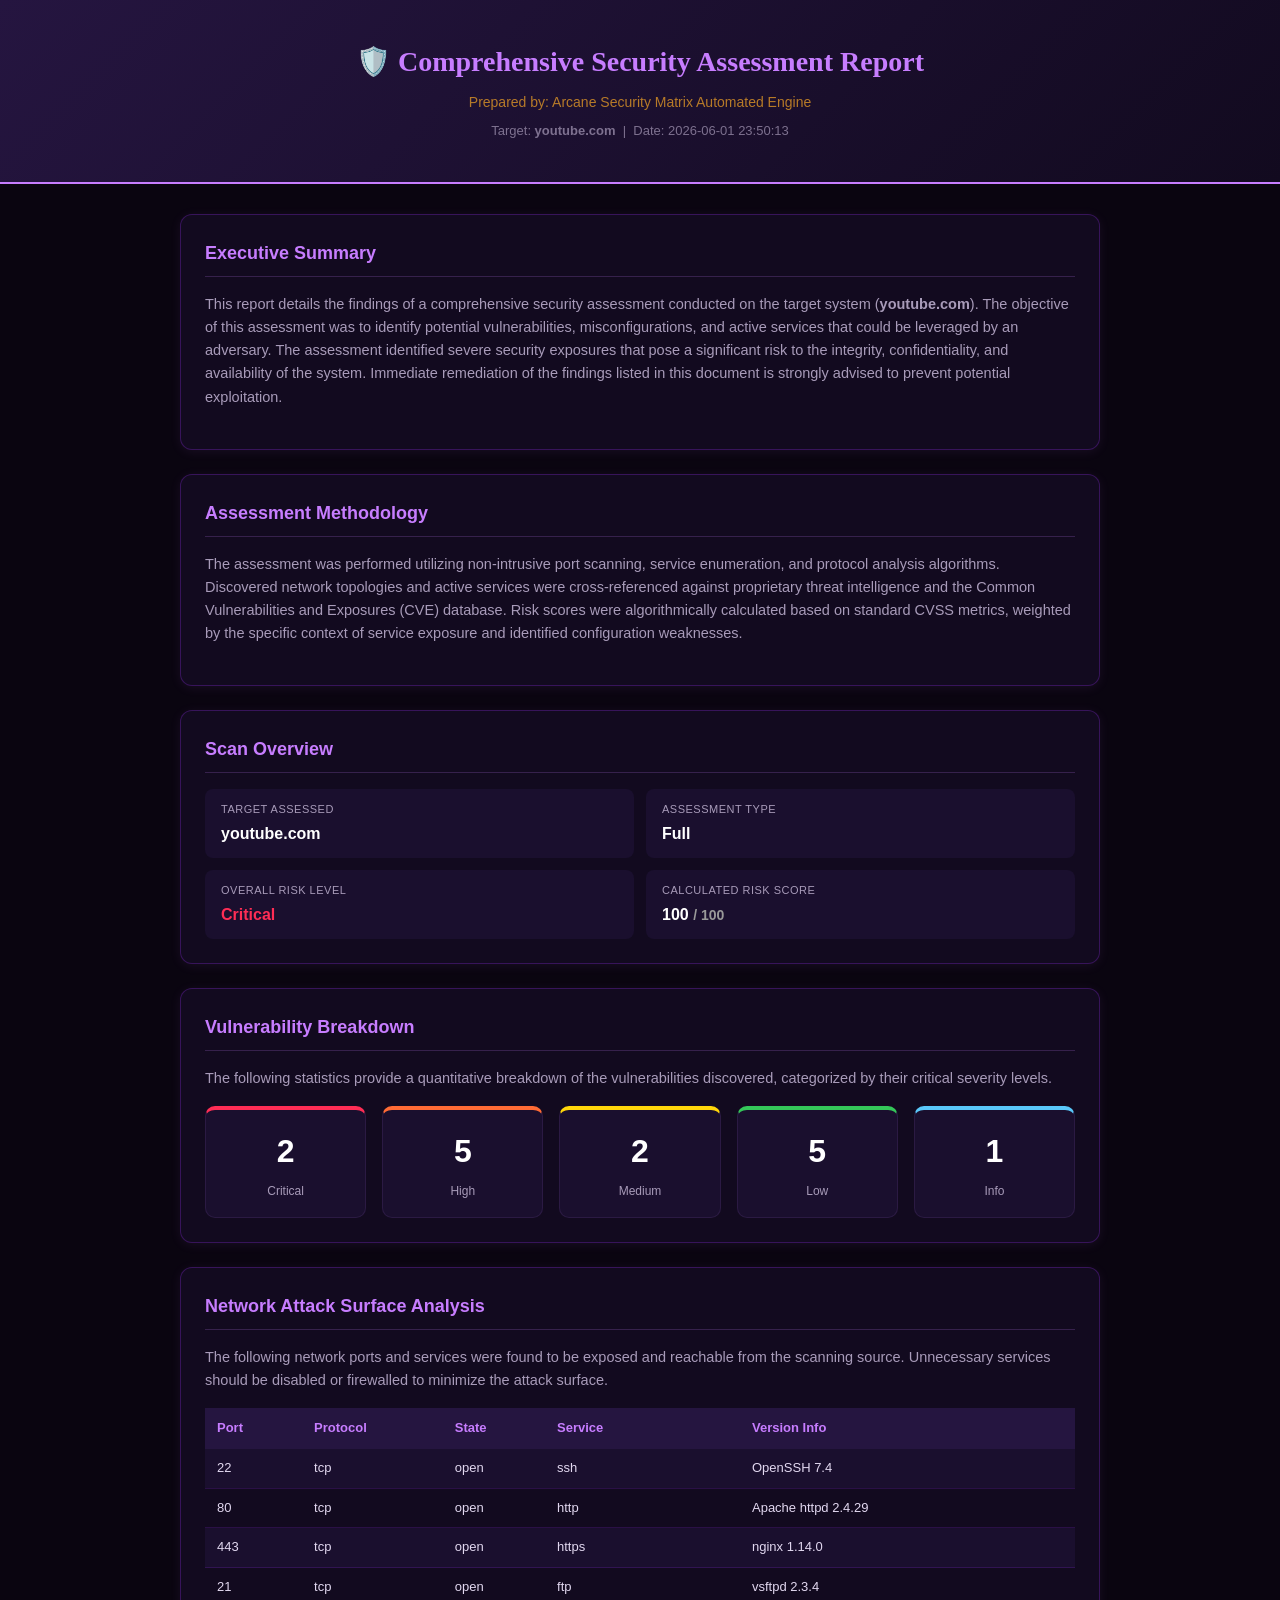
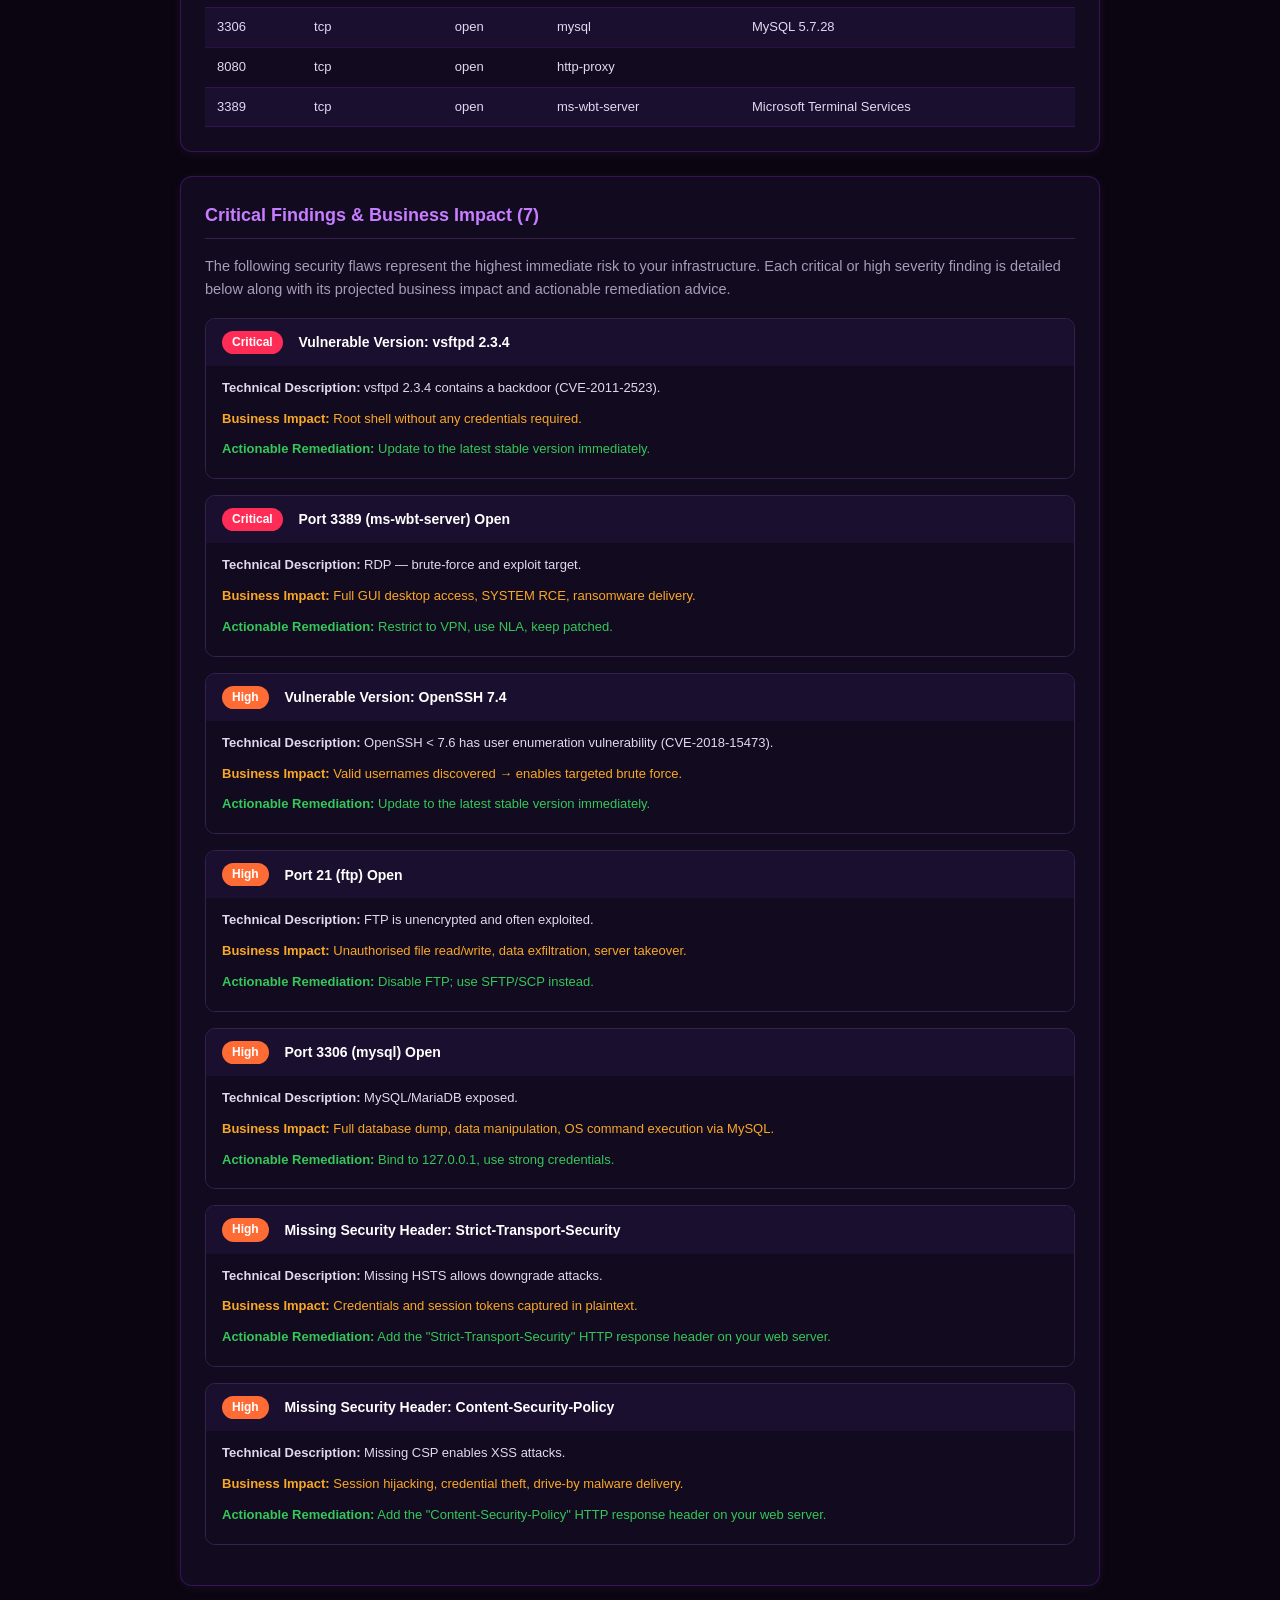
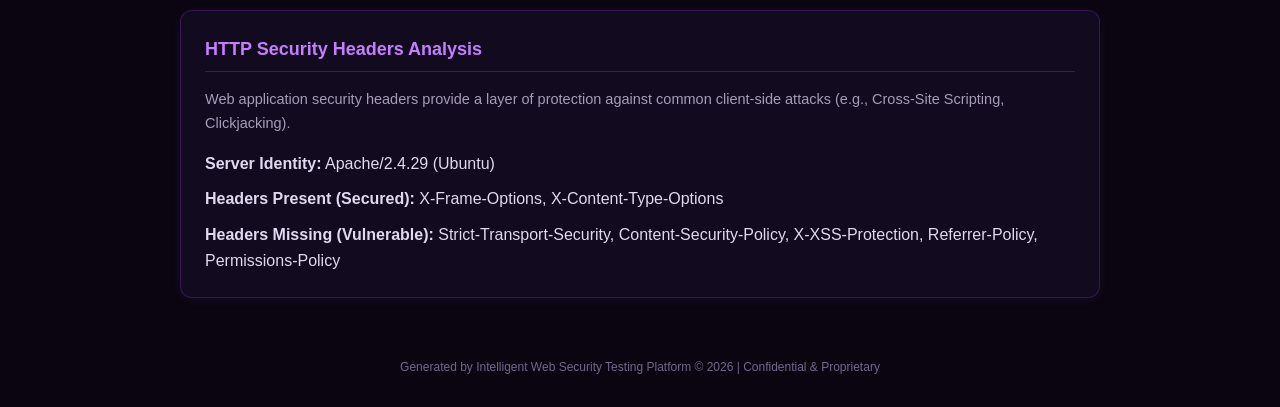
<file: securescan/reports/scan_0001_report.html>
<!DOCTYPE html>
<html lang="en">
<head>
<meta charset="UTF-8">
<title>Security Assessment Report — youtube.com</title>
<style>
  *{box-sizing:border-box;margin:0;padding:0}
  body{font-family:'Segoe UI',sans-serif;background:#0a0510;color:#e2d8f0;line-height:1.6;}
  .header{background:linear-gradient(135deg,#251540,#120a1f);color:#fff;padding:40px;text-align:center;border-bottom:2px solid #c77dff}
  .header h1{font-size:28px;margin-bottom:6px;color:#c77dff;font-family:'Cinzel Decorative',serif}
  .header p{opacity:.7;font-size:14px;color:#f9a826}
  .container{max-width:960px;margin:30px auto;padding:0 20px}
  .card{background:#120a1f;border:1px solid rgba(138,43,226,0.3);border-radius:12px;padding:24px;margin-bottom:24px;box-shadow:0 2px 12px rgba(199,125,255,0.08)}
  .card h2{font-size:18px;color:#c77dff;margin-bottom:16px;padding-bottom:8px;border-bottom:1px solid rgba(199,125,255,0.2)}
  .card p.prose{color:#a89bb9;font-size:14.5px;margin-bottom:16px;}
  .meta-grid{display:grid;grid-template-columns:1fr 1fr;gap:12px}
  .meta-item{background:#1a0f2e;padding:12px 16px;border-radius:8px}
  .meta-item .label{font-size:11px;text-transform:uppercase;color:#a89bb9;letter-spacing:.5px}
  .meta-item .value{font-size:16px;font-weight:700;color:#fff;margin-top:2px}
  .stats{display:flex;gap:16px;flex-wrap:wrap}
  .stat-card{flex:1;min-width:100px;background:#1a0f2e;border-radius:10px;padding:16px;text-align:center;border:1px solid rgba(199,125,255,0.1)}
  .stat-number{font-size:32px;font-weight:800;color:#fff}
  .stat-label{font-size:12px;color:#a89bb9;margin-top:4px}
  table{width:100%;border-collapse:collapse;font-size:13px}
  th{background:#251540;color:#c77dff;padding:10px 12px;text-align:left}
  td{padding:9px 12px;border-bottom:1px solid rgba(138,43,226,0.2)}
  tr:nth-child(even) td{background:#1a0f2e}
  .finding{border-radius:10px;overflow:hidden;margin-bottom:16px;border:1px solid rgba(199,125,255,0.2)}
  .finding-header{padding:12px 16px;font-weight:700;font-size:14px;display:flex;align-items:center;gap:8px;background:#1a0f2e;color:#fff}
  .finding-body{padding:12px 16px;font-size:13px;line-height:1.6;background:#120a1f}
  .finding-body p{margin-bottom:6px}
  .footer{text-align:center;padding:30px;color:#76668b;font-size:12px}
</style>
</head>
<body>
<div class="header">
  <h1>🛡️ Comprehensive Security Assessment Report</h1>
  <p>Prepared by: Arcane Security Matrix Automated Engine</p>
  <p style="margin-top:8px;font-size:13px;color:#a89bb9">Target: <strong>youtube.com</strong> &nbsp;|&nbsp; Date: 2026-06-01 23:50:13</p>
</div>
<div class="container">
  
  <div class="card">
    <h2>Executive Summary</h2>
    <p class="prose">This report details the findings of a comprehensive security assessment conducted on the target system (<strong>youtube.com</strong>). The objective of this assessment was to identify potential vulnerabilities, misconfigurations, and active services that could be leveraged by an adversary. The assessment identified severe security exposures that pose a significant risk to the integrity, confidentiality, and availability of the system. Immediate remediation of the findings listed in this document is strongly advised to prevent potential exploitation.</p>
  </div>

  <div class="card">
    <h2>Assessment Methodology</h2>
    <p class="prose">The assessment was performed utilizing non-intrusive port scanning, service enumeration, and protocol analysis algorithms. Discovered network topologies and active services were cross-referenced against proprietary threat intelligence and the Common Vulnerabilities and Exposures (CVE) database. Risk scores were algorithmically calculated based on standard CVSS metrics, weighted by the specific context of service exposure and identified configuration weaknesses.</p>
  </div>

  <div class="card">
    <h2>Scan Overview</h2>
    <div class="meta-grid">
      <div class="meta-item"><div class="label">Target Assessed</div><div class="value">youtube.com</div></div>
      <div class="meta-item"><div class="label">Assessment Type</div><div class="value">Full</div></div>
      <div class="meta-item"><div class="label">Overall Risk Level</div><div class="value" style="color:#ff2d55">Critical</div></div>
      <div class="meta-item"><div class="label">Calculated Risk Score</div><div class="value">100 <span style="font-size:14px;color:#999">/ 100</span></div></div>
    </div>
  </div>
  
  <div class="card">
    <h2>Vulnerability Breakdown</h2>
    <p class="prose">The following statistics provide a quantitative breakdown of the vulnerabilities discovered, categorized by their critical severity levels.</p>
    <div class="stats"><div class="stat-card" style="border-top:4px solid #ff2d55"><div class="stat-number">2</div><div class="stat-label">Critical</div></div><div class="stat-card" style="border-top:4px solid #ff6b35"><div class="stat-number">5</div><div class="stat-label">High</div></div><div class="stat-card" style="border-top:4px solid #ffd60a"><div class="stat-number">2</div><div class="stat-label">Medium</div></div><div class="stat-card" style="border-top:4px solid #34c759"><div class="stat-number">5</div><div class="stat-label">Low</div></div><div class="stat-card" style="border-top:4px solid #5ac8fa"><div class="stat-number">1</div><div class="stat-label">Info</div></div></div>
  </div>
  
  <div class="card">
    <h2>Network Attack Surface Analysis</h2>
    <p class="prose">The following network ports and services were found to be exposed and reachable from the scanning source. Unnecessary services should be disabled or firewalled to minimize the attack surface.</p>
    <table>
      <tr><th>Port</th><th>Protocol</th><th>State</th><th>Service</th><th>Version Info</th></tr>
      <tr><td>22</td><td>tcp</td><td>open</td><td>ssh</td><td>OpenSSH 7.4</td></tr><tr><td>80</td><td>tcp</td><td>open</td><td>http</td><td>Apache httpd 2.4.29</td></tr><tr><td>443</td><td>tcp</td><td>open</td><td>https</td><td>nginx 1.14.0</td></tr><tr><td>21</td><td>tcp</td><td>open</td><td>ftp</td><td>vsftpd 2.3.4</td></tr><tr><td>3306</td><td>tcp</td><td>open</td><td>mysql</td><td>MySQL 5.7.28</td></tr><tr><td>8080</td><td>tcp</td><td>open</td><td>http-proxy</td><td></td></tr><tr><td>3389</td><td>tcp</td><td>open</td><td>ms-wbt-server</td><td>Microsoft Terminal Services</td></tr>
    </table>
  </div>
  
  <div class="card">
    <h2>Critical Findings & Business Impact (7)</h2>
    <p class="prose">The following security flaws represent the highest immediate risk to your infrastructure. Each critical or high severity finding is detailed below along with its projected business impact and actionable remediation advice.</p>
    
        <div class="finding critical">
          <div class="finding-header"><span style="padding:2px 10px;border-radius:12px;font-weight:700;font-size:12px;background:#ff2d55;color:#fff">Critical</span> &nbsp; Vulnerable Version: vsftpd 2.3.4</div>
          <div class="finding-body">
            <p><strong>Technical Description:</strong> vsftpd 2.3.4 contains a backdoor (CVE-2011-2523).</p>
            <p style="margin-top: 10px; color: #f9a826;"><strong>Business Impact:</strong> Root shell without any credentials required.</p>
            <p style="margin-top: 10px; color: #34c759;"><strong>Actionable Remediation:</strong> Update to the latest stable version immediately.</p>
            
          </div>
        </div>
        <div class="finding critical">
          <div class="finding-header"><span style="padding:2px 10px;border-radius:12px;font-weight:700;font-size:12px;background:#ff2d55;color:#fff">Critical</span> &nbsp; Port 3389 (ms-wbt-server) Open</div>
          <div class="finding-body">
            <p><strong>Technical Description:</strong> RDP — brute-force and exploit target.</p>
            <p style="margin-top: 10px; color: #f9a826;"><strong>Business Impact:</strong> Full GUI desktop access, SYSTEM RCE, ransomware delivery.</p>
            <p style="margin-top: 10px; color: #34c759;"><strong>Actionable Remediation:</strong> Restrict to VPN, use NLA, keep patched.</p>
            
          </div>
        </div>
        <div class="finding high">
          <div class="finding-header"><span style="padding:2px 10px;border-radius:12px;font-weight:700;font-size:12px;background:#ff6b35;color:#fff">High</span> &nbsp; Vulnerable Version: OpenSSH 7.4</div>
          <div class="finding-body">
            <p><strong>Technical Description:</strong> OpenSSH < 7.6 has user enumeration vulnerability (CVE-2018-15473).</p>
            <p style="margin-top: 10px; color: #f9a826;"><strong>Business Impact:</strong> Valid usernames discovered → enables targeted brute force.</p>
            <p style="margin-top: 10px; color: #34c759;"><strong>Actionable Remediation:</strong> Update to the latest stable version immediately.</p>
            
          </div>
        </div>
        <div class="finding high">
          <div class="finding-header"><span style="padding:2px 10px;border-radius:12px;font-weight:700;font-size:12px;background:#ff6b35;color:#fff">High</span> &nbsp; Port 21 (ftp) Open</div>
          <div class="finding-body">
            <p><strong>Technical Description:</strong> FTP is unencrypted and often exploited.</p>
            <p style="margin-top: 10px; color: #f9a826;"><strong>Business Impact:</strong> Unauthorised file read/write, data exfiltration, server takeover.</p>
            <p style="margin-top: 10px; color: #34c759;"><strong>Actionable Remediation:</strong> Disable FTP; use SFTP/SCP instead.</p>
            
          </div>
        </div>
        <div class="finding high">
          <div class="finding-header"><span style="padding:2px 10px;border-radius:12px;font-weight:700;font-size:12px;background:#ff6b35;color:#fff">High</span> &nbsp; Port 3306 (mysql) Open</div>
          <div class="finding-body">
            <p><strong>Technical Description:</strong> MySQL/MariaDB exposed.</p>
            <p style="margin-top: 10px; color: #f9a826;"><strong>Business Impact:</strong> Full database dump, data manipulation, OS command execution via MySQL.</p>
            <p style="margin-top: 10px; color: #34c759;"><strong>Actionable Remediation:</strong> Bind to 127.0.0.1, use strong credentials.</p>
            
          </div>
        </div>
        <div class="finding high">
          <div class="finding-header"><span style="padding:2px 10px;border-radius:12px;font-weight:700;font-size:12px;background:#ff6b35;color:#fff">High</span> &nbsp; Missing Security Header: Strict-Transport-Security</div>
          <div class="finding-body">
            <p><strong>Technical Description:</strong> Missing HSTS allows downgrade attacks.</p>
            <p style="margin-top: 10px; color: #f9a826;"><strong>Business Impact:</strong> Credentials and session tokens captured in plaintext.</p>
            <p style="margin-top: 10px; color: #34c759;"><strong>Actionable Remediation:</strong> Add the "Strict-Transport-Security" HTTP response header on your web server.</p>
            
          </div>
        </div>
        <div class="finding high">
          <div class="finding-header"><span style="padding:2px 10px;border-radius:12px;font-weight:700;font-size:12px;background:#ff6b35;color:#fff">High</span> &nbsp; Missing Security Header: Content-Security-Policy</div>
          <div class="finding-body">
            <p><strong>Technical Description:</strong> Missing CSP enables XSS attacks.</p>
            <p style="margin-top: 10px; color: #f9a826;"><strong>Business Impact:</strong> Session hijacking, credential theft, drive-by malware delivery.</p>
            <p style="margin-top: 10px; color: #34c759;"><strong>Actionable Remediation:</strong> Add the "Content-Security-Policy" HTTP response header on your web server.</p>
            
          </div>
        </div>
  </div>
  
  <div class="card">
    <h2>HTTP Security Headers Analysis</h2>
    <p class="prose">Web application security headers provide a layer of protection against common client-side attacks (e.g., Cross-Site Scripting, Clickjacking).</p>
    <p><strong>Server Identity:</strong> Apache/2.4.29 (Ubuntu)</p>
    <p style="margin:10px 0"><strong>Headers Present (Secured):</strong> X-Frame-Options, X-Content-Type-Options</p>
    <p><strong>Headers Missing (Vulnerable):</strong> Strict-Transport-Security, Content-Security-Policy, X-XSS-Protection, Referrer-Policy, Permissions-Policy</p>
  </div>
</div>
<div class="footer">Generated by Intelligent Web Security Testing Platform &copy; 2026 | Confidential & Proprietary</div>
</body>
</html>
</file>
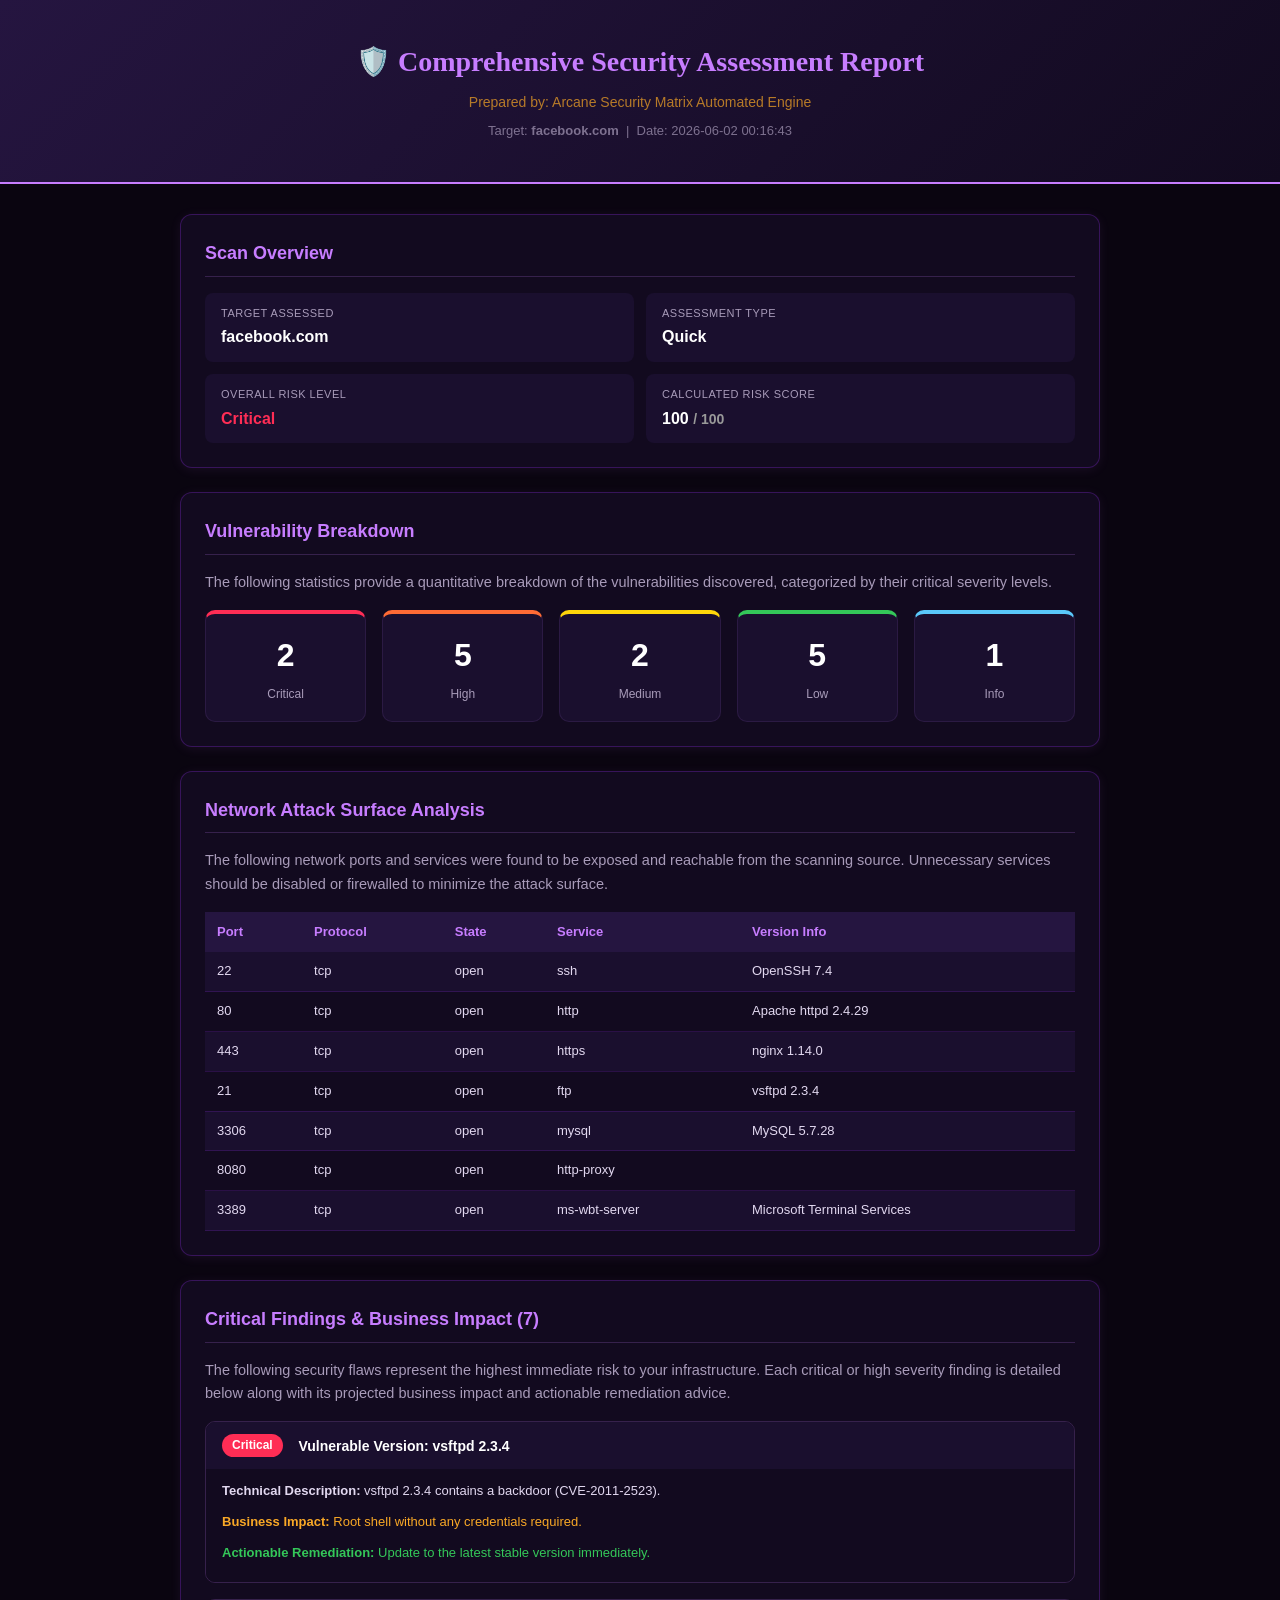
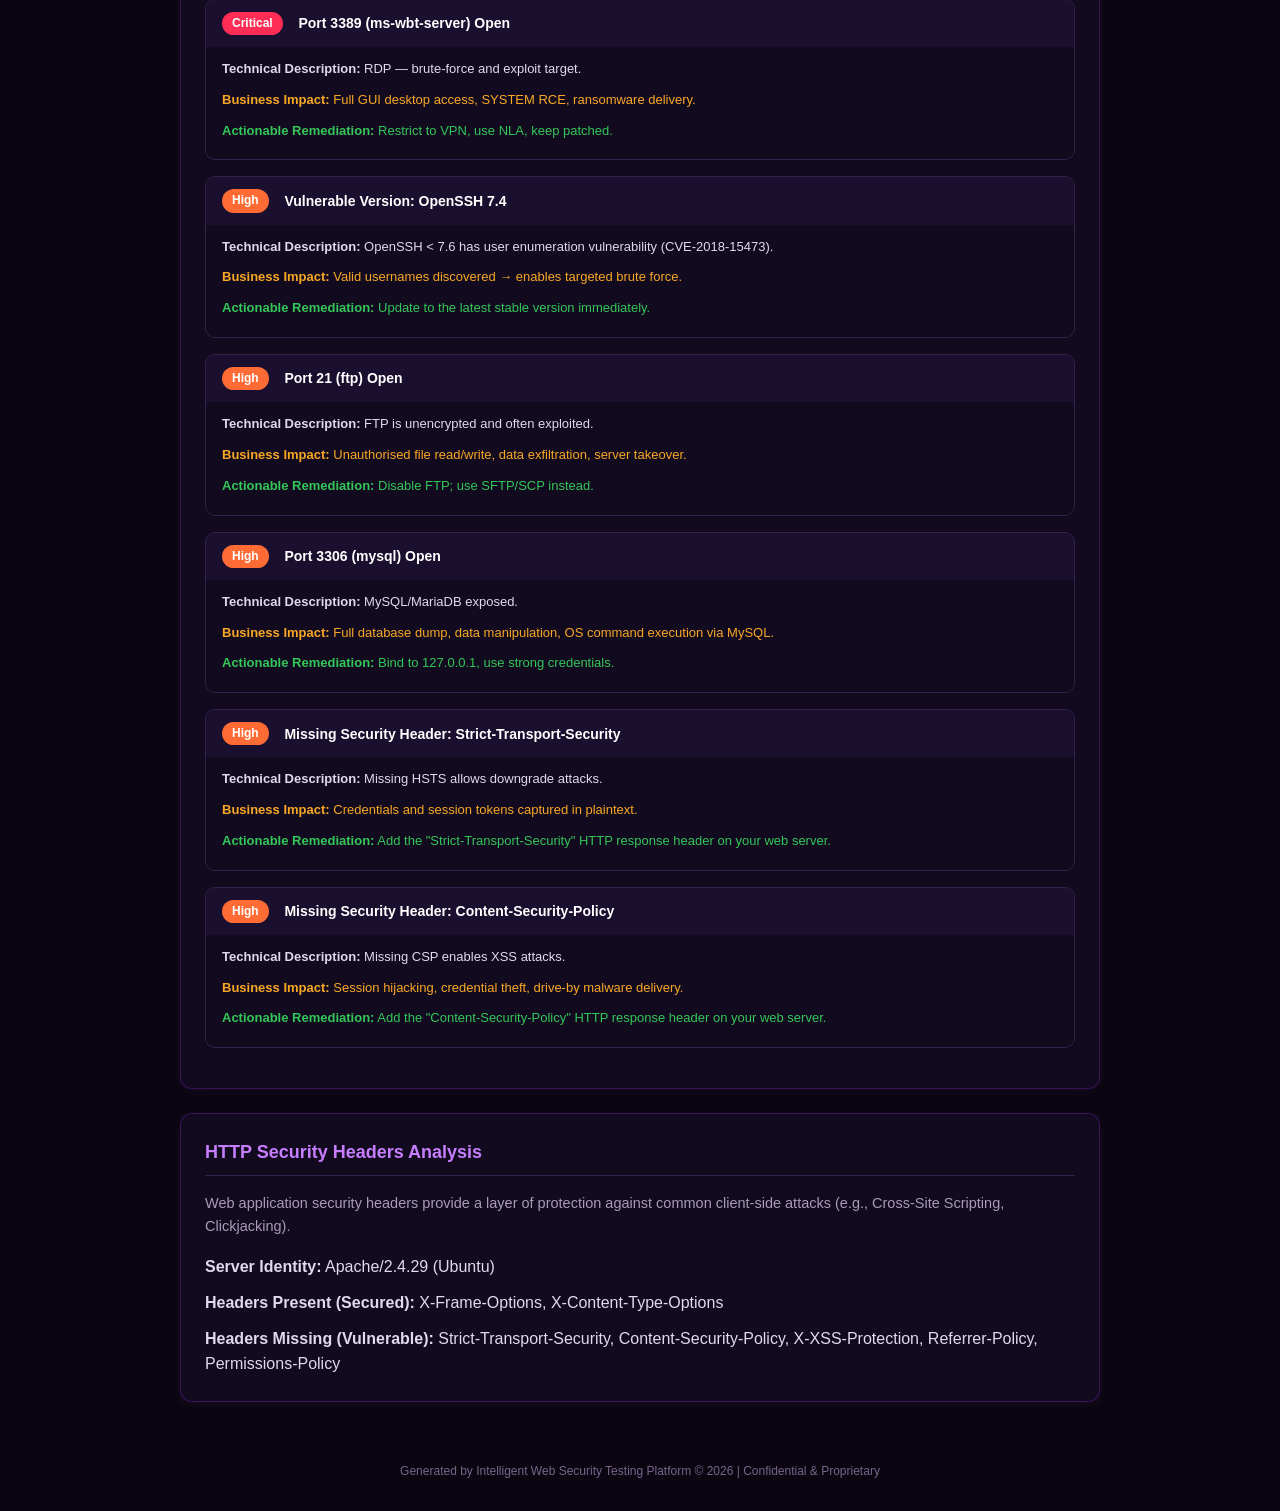
<file: securescan/reports/scan_0002_report.html>
<!DOCTYPE html>
<html lang="en">
<head>
<meta charset="UTF-8">
<title>Security Assessment Report — facebook.com</title>
<style>
  *{box-sizing:border-box;margin:0;padding:0}
  body{font-family:'Segoe UI',sans-serif;background:#0a0510;color:#e2d8f0;line-height:1.6;}
  .header{background:linear-gradient(135deg,#251540,#120a1f);color:#fff;padding:40px;text-align:center;border-bottom:2px solid #c77dff}
  .header h1{font-size:28px;margin-bottom:6px;color:#c77dff;font-family:'Cinzel Decorative',serif}
  .header p{opacity:.7;font-size:14px;color:#f9a826}
  .container{max-width:960px;margin:30px auto;padding:0 20px}
  .card{background:#120a1f;border:1px solid rgba(138,43,226,0.3);border-radius:12px;padding:24px;margin-bottom:24px;box-shadow:0 2px 12px rgba(199,125,255,0.08)}
  .card h2{font-size:18px;color:#c77dff;margin-bottom:16px;padding-bottom:8px;border-bottom:1px solid rgba(199,125,255,0.2)}
  .card p.prose{color:#a89bb9;font-size:14.5px;margin-bottom:16px;}
  .meta-grid{display:grid;grid-template-columns:1fr 1fr;gap:12px}
  .meta-item{background:#1a0f2e;padding:12px 16px;border-radius:8px}
  .meta-item .label{font-size:11px;text-transform:uppercase;color:#a89bb9;letter-spacing:.5px}
  .meta-item .value{font-size:16px;font-weight:700;color:#fff;margin-top:2px}
  .stats{display:flex;gap:16px;flex-wrap:wrap}
  .stat-card{flex:1;min-width:100px;background:#1a0f2e;border-radius:10px;padding:16px;text-align:center;border:1px solid rgba(199,125,255,0.1)}
  .stat-number{font-size:32px;font-weight:800;color:#fff}
  .stat-label{font-size:12px;color:#a89bb9;margin-top:4px}
  table{width:100%;border-collapse:collapse;font-size:13px}
  th{background:#251540;color:#c77dff;padding:10px 12px;text-align:left}
  td{padding:9px 12px;border-bottom:1px solid rgba(138,43,226,0.2)}
  tr:nth-child(even) td{background:#1a0f2e}
  .finding{border-radius:10px;overflow:hidden;margin-bottom:16px;border:1px solid rgba(199,125,255,0.2)}
  .finding-header{padding:12px 16px;font-weight:700;font-size:14px;display:flex;align-items:center;gap:8px;background:#1a0f2e;color:#fff}
  .finding-body{padding:12px 16px;font-size:13px;line-height:1.6;background:#120a1f}
  .finding-body p{margin-bottom:6px}
  .footer{text-align:center;padding:30px;color:#76668b;font-size:12px}
</style>
</head>
<body>
<div class="header">
  <h1>🛡️ Comprehensive Security Assessment Report</h1>
  <p>Prepared by: Arcane Security Matrix Automated Engine</p>
  <p style="margin-top:8px;font-size:13px;color:#a89bb9">Target: <strong>facebook.com</strong> &nbsp;|&nbsp; Date: 2026-06-02 00:16:43</p>
</div>
<div class="container">
  
  <div class="card">
    <h2>Scan Overview</h2>
    <div class="meta-grid">
      <div class="meta-item"><div class="label">Target Assessed</div><div class="value">facebook.com</div></div>
      <div class="meta-item"><div class="label">Assessment Type</div><div class="value">Quick</div></div>
      <div class="meta-item"><div class="label">Overall Risk Level</div><div class="value" style="color:#ff2d55">Critical</div></div>
      <div class="meta-item"><div class="label">Calculated Risk Score</div><div class="value">100 <span style="font-size:14px;color:#999">/ 100</span></div></div>
    </div>
  </div>
  
  <div class="card">
    <h2>Vulnerability Breakdown</h2>
    <p class="prose">The following statistics provide a quantitative breakdown of the vulnerabilities discovered, categorized by their critical severity levels.</p>
    <div class="stats"><div class="stat-card" style="border-top:4px solid #ff2d55"><div class="stat-number">2</div><div class="stat-label">Critical</div></div><div class="stat-card" style="border-top:4px solid #ff6b35"><div class="stat-number">5</div><div class="stat-label">High</div></div><div class="stat-card" style="border-top:4px solid #ffd60a"><div class="stat-number">2</div><div class="stat-label">Medium</div></div><div class="stat-card" style="border-top:4px solid #34c759"><div class="stat-number">5</div><div class="stat-label">Low</div></div><div class="stat-card" style="border-top:4px solid #5ac8fa"><div class="stat-number">1</div><div class="stat-label">Info</div></div></div>
  </div>
  
  <div class="card">
    <h2>Network Attack Surface Analysis</h2>
    <p class="prose">The following network ports and services were found to be exposed and reachable from the scanning source. Unnecessary services should be disabled or firewalled to minimize the attack surface.</p>
    <table>
      <tr><th>Port</th><th>Protocol</th><th>State</th><th>Service</th><th>Version Info</th></tr>
      <tr><td>22</td><td>tcp</td><td>open</td><td>ssh</td><td>OpenSSH 7.4</td></tr><tr><td>80</td><td>tcp</td><td>open</td><td>http</td><td>Apache httpd 2.4.29</td></tr><tr><td>443</td><td>tcp</td><td>open</td><td>https</td><td>nginx 1.14.0</td></tr><tr><td>21</td><td>tcp</td><td>open</td><td>ftp</td><td>vsftpd 2.3.4</td></tr><tr><td>3306</td><td>tcp</td><td>open</td><td>mysql</td><td>MySQL 5.7.28</td></tr><tr><td>8080</td><td>tcp</td><td>open</td><td>http-proxy</td><td></td></tr><tr><td>3389</td><td>tcp</td><td>open</td><td>ms-wbt-server</td><td>Microsoft Terminal Services</td></tr>
    </table>
  </div>
  
  <div class="card">
    <h2>Critical Findings & Business Impact (7)</h2>
    <p class="prose">The following security flaws represent the highest immediate risk to your infrastructure. Each critical or high severity finding is detailed below along with its projected business impact and actionable remediation advice.</p>
    
        <div class="finding critical">
          <div class="finding-header"><span style="padding:2px 10px;border-radius:12px;font-weight:700;font-size:12px;background:#ff2d55;color:#fff">Critical</span> &nbsp; Vulnerable Version: vsftpd 2.3.4</div>
          <div class="finding-body">
            <p><strong>Technical Description:</strong> vsftpd 2.3.4 contains a backdoor (CVE-2011-2523).</p>
            <p style="margin-top: 10px; color: #f9a826;"><strong>Business Impact:</strong> Root shell without any credentials required.</p>
            <p style="margin-top: 10px; color: #34c759;"><strong>Actionable Remediation:</strong> Update to the latest stable version immediately.</p>
            
          </div>
        </div>
        <div class="finding critical">
          <div class="finding-header"><span style="padding:2px 10px;border-radius:12px;font-weight:700;font-size:12px;background:#ff2d55;color:#fff">Critical</span> &nbsp; Port 3389 (ms-wbt-server) Open</div>
          <div class="finding-body">
            <p><strong>Technical Description:</strong> RDP — brute-force and exploit target.</p>
            <p style="margin-top: 10px; color: #f9a826;"><strong>Business Impact:</strong> Full GUI desktop access, SYSTEM RCE, ransomware delivery.</p>
            <p style="margin-top: 10px; color: #34c759;"><strong>Actionable Remediation:</strong> Restrict to VPN, use NLA, keep patched.</p>
            
          </div>
        </div>
        <div class="finding high">
          <div class="finding-header"><span style="padding:2px 10px;border-radius:12px;font-weight:700;font-size:12px;background:#ff6b35;color:#fff">High</span> &nbsp; Vulnerable Version: OpenSSH 7.4</div>
          <div class="finding-body">
            <p><strong>Technical Description:</strong> OpenSSH < 7.6 has user enumeration vulnerability (CVE-2018-15473).</p>
            <p style="margin-top: 10px; color: #f9a826;"><strong>Business Impact:</strong> Valid usernames discovered → enables targeted brute force.</p>
            <p style="margin-top: 10px; color: #34c759;"><strong>Actionable Remediation:</strong> Update to the latest stable version immediately.</p>
            
          </div>
        </div>
        <div class="finding high">
          <div class="finding-header"><span style="padding:2px 10px;border-radius:12px;font-weight:700;font-size:12px;background:#ff6b35;color:#fff">High</span> &nbsp; Port 21 (ftp) Open</div>
          <div class="finding-body">
            <p><strong>Technical Description:</strong> FTP is unencrypted and often exploited.</p>
            <p style="margin-top: 10px; color: #f9a826;"><strong>Business Impact:</strong> Unauthorised file read/write, data exfiltration, server takeover.</p>
            <p style="margin-top: 10px; color: #34c759;"><strong>Actionable Remediation:</strong> Disable FTP; use SFTP/SCP instead.</p>
            
          </div>
        </div>
        <div class="finding high">
          <div class="finding-header"><span style="padding:2px 10px;border-radius:12px;font-weight:700;font-size:12px;background:#ff6b35;color:#fff">High</span> &nbsp; Port 3306 (mysql) Open</div>
          <div class="finding-body">
            <p><strong>Technical Description:</strong> MySQL/MariaDB exposed.</p>
            <p style="margin-top: 10px; color: #f9a826;"><strong>Business Impact:</strong> Full database dump, data manipulation, OS command execution via MySQL.</p>
            <p style="margin-top: 10px; color: #34c759;"><strong>Actionable Remediation:</strong> Bind to 127.0.0.1, use strong credentials.</p>
            
          </div>
        </div>
        <div class="finding high">
          <div class="finding-header"><span style="padding:2px 10px;border-radius:12px;font-weight:700;font-size:12px;background:#ff6b35;color:#fff">High</span> &nbsp; Missing Security Header: Strict-Transport-Security</div>
          <div class="finding-body">
            <p><strong>Technical Description:</strong> Missing HSTS allows downgrade attacks.</p>
            <p style="margin-top: 10px; color: #f9a826;"><strong>Business Impact:</strong> Credentials and session tokens captured in plaintext.</p>
            <p style="margin-top: 10px; color: #34c759;"><strong>Actionable Remediation:</strong> Add the "Strict-Transport-Security" HTTP response header on your web server.</p>
            
          </div>
        </div>
        <div class="finding high">
          <div class="finding-header"><span style="padding:2px 10px;border-radius:12px;font-weight:700;font-size:12px;background:#ff6b35;color:#fff">High</span> &nbsp; Missing Security Header: Content-Security-Policy</div>
          <div class="finding-body">
            <p><strong>Technical Description:</strong> Missing CSP enables XSS attacks.</p>
            <p style="margin-top: 10px; color: #f9a826;"><strong>Business Impact:</strong> Session hijacking, credential theft, drive-by malware delivery.</p>
            <p style="margin-top: 10px; color: #34c759;"><strong>Actionable Remediation:</strong> Add the "Content-Security-Policy" HTTP response header on your web server.</p>
            
          </div>
        </div>
  </div>
  
  <div class="card">
    <h2>HTTP Security Headers Analysis</h2>
    <p class="prose">Web application security headers provide a layer of protection against common client-side attacks (e.g., Cross-Site Scripting, Clickjacking).</p>
    <p><strong>Server Identity:</strong> Apache/2.4.29 (Ubuntu)</p>
    <p style="margin:10px 0"><strong>Headers Present (Secured):</strong> X-Frame-Options, X-Content-Type-Options</p>
    <p><strong>Headers Missing (Vulnerable):</strong> Strict-Transport-Security, Content-Security-Policy, X-XSS-Protection, Referrer-Policy, Permissions-Policy</p>
  </div>
</div>
<div class="footer">Generated by Intelligent Web Security Testing Platform &copy; 2026 | Confidential & Proprietary</div>
</body>
</html>
</file>
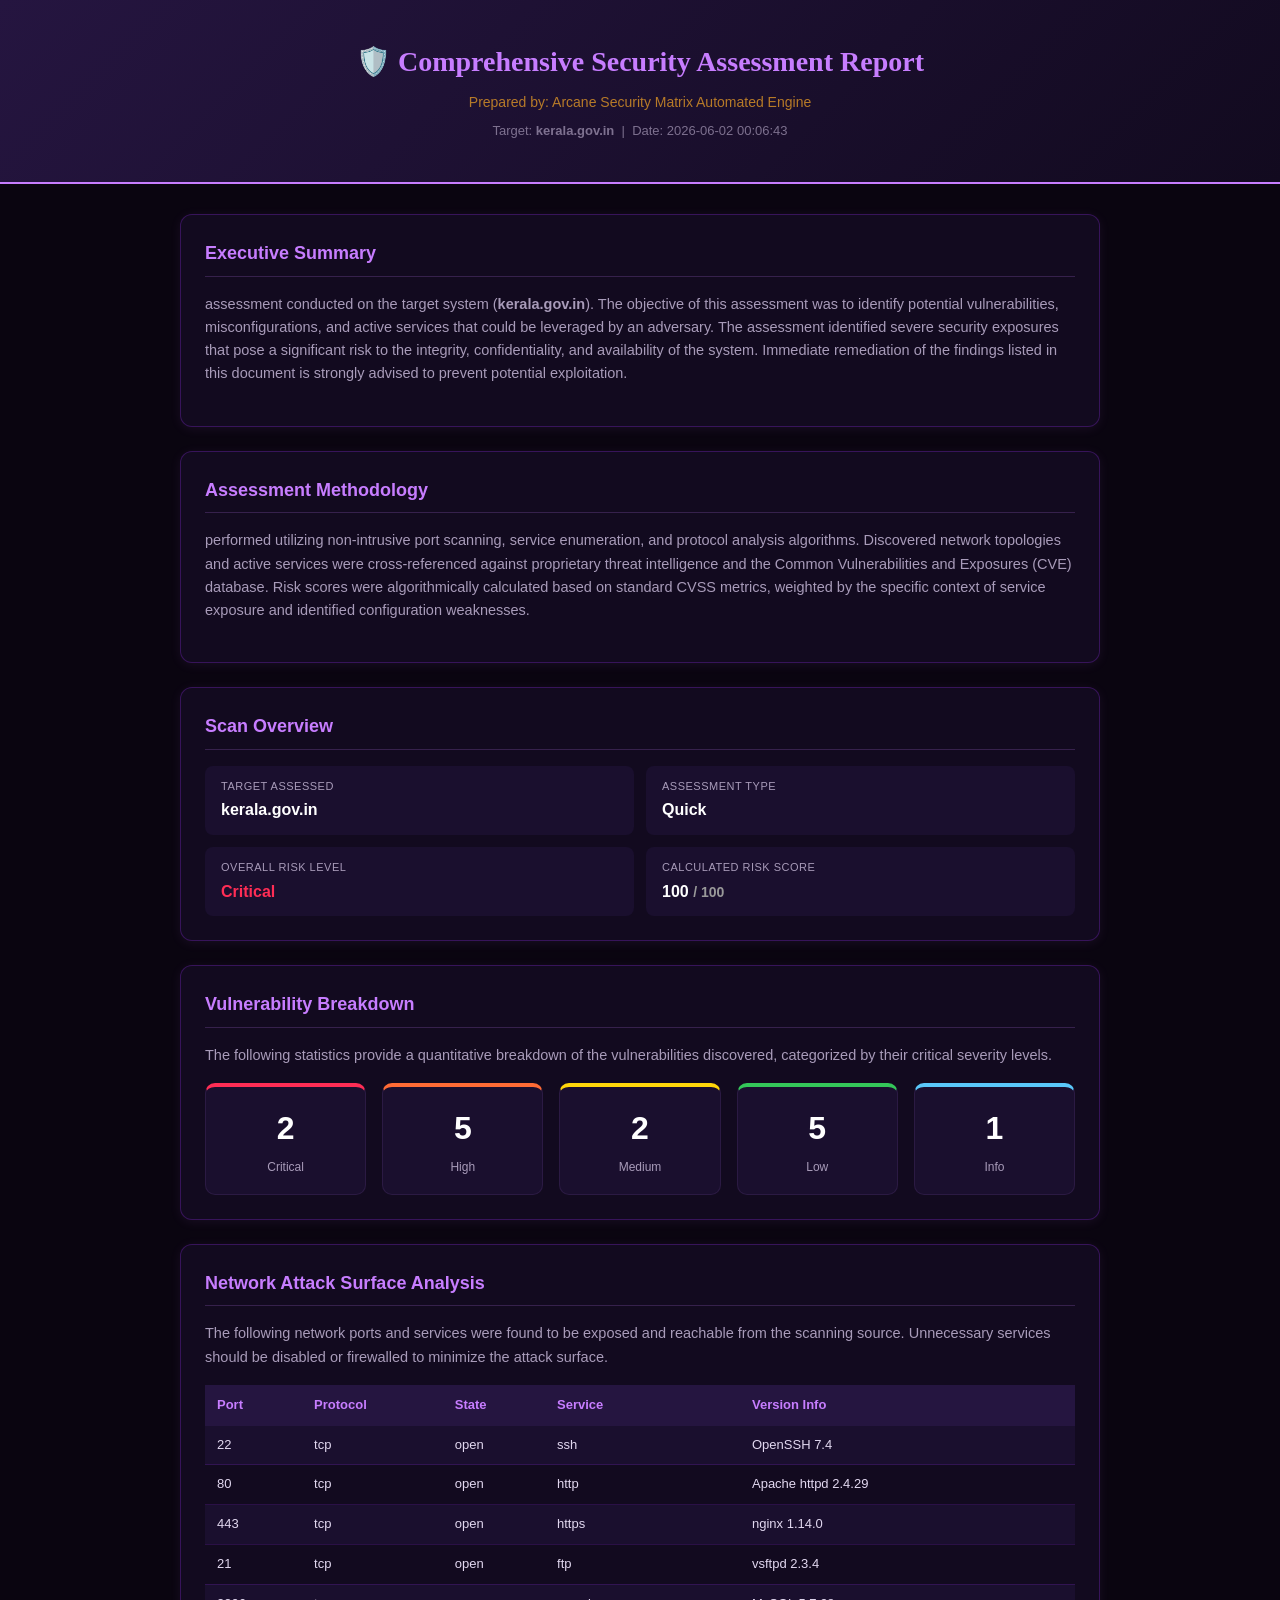
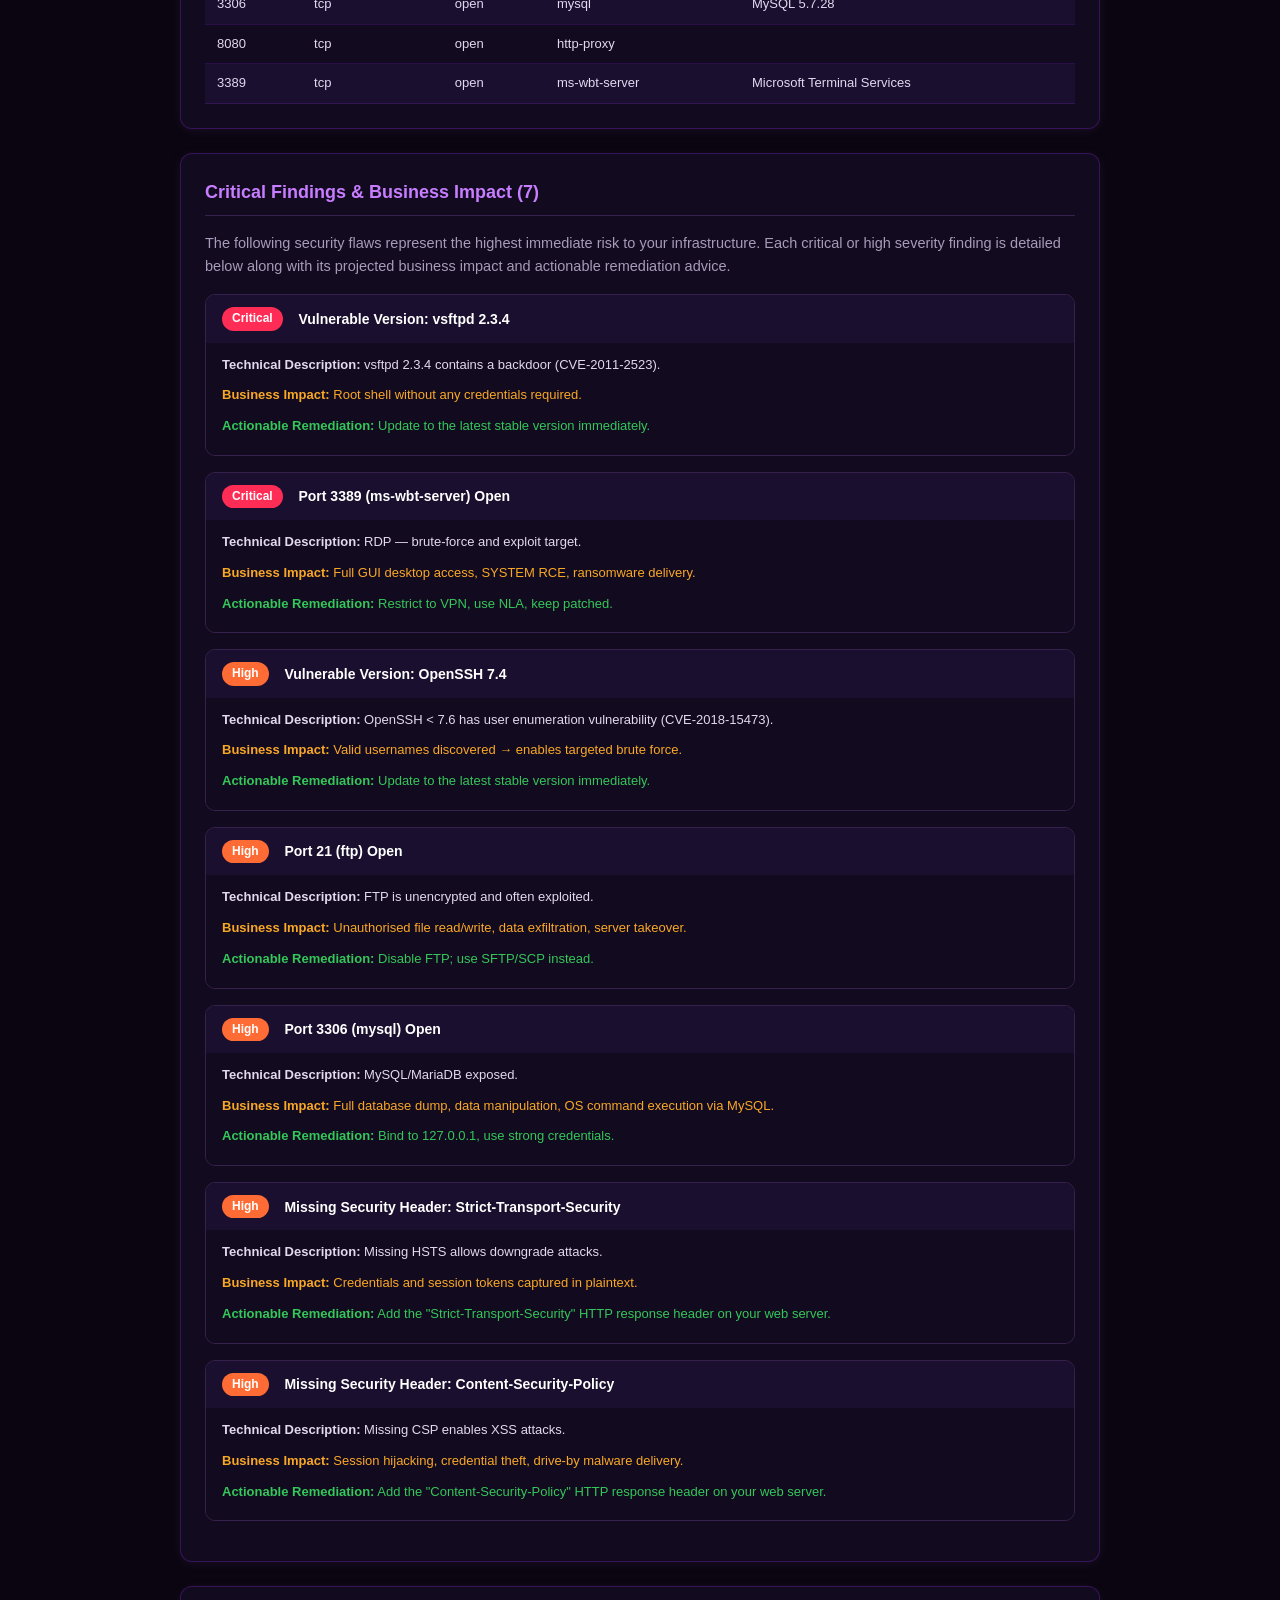
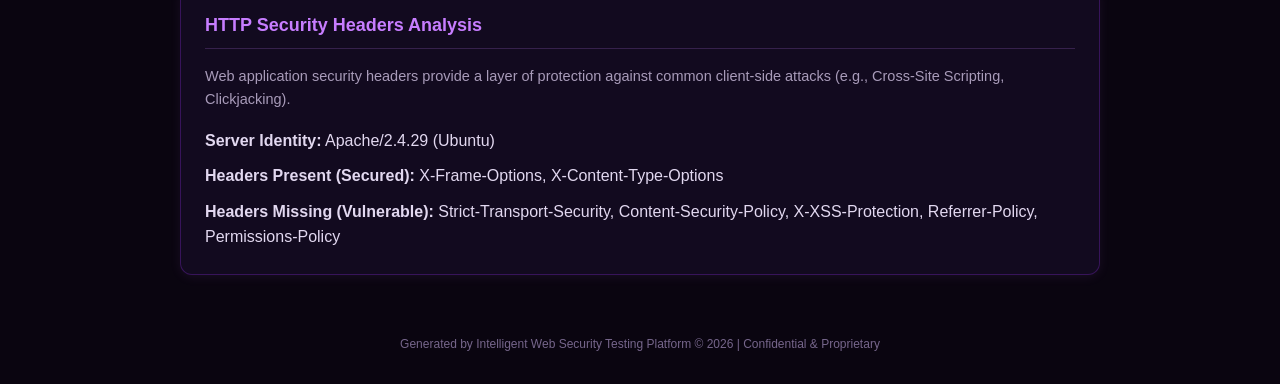
<file: securescan/reports/scan_0003_report.html>
<!DOCTYPE html>
<html lang="en">
<head>
<meta charset="UTF-8">
<title>Security Assessment Report — kerala.gov.in</title>
<style>
  *{box-sizing:border-box;margin:0;padding:0}
  body{font-family:'Segoe UI',sans-serif;background:#0a0510;color:#e2d8f0;line-height:1.6;}
  .header{background:linear-gradient(135deg,#251540,#120a1f);color:#fff;padding:40px;text-align:center;border-bottom:2px solid #c77dff}
  .header h1{font-size:28px;margin-bottom:6px;color:#c77dff;font-family:'Cinzel Decorative',serif}
  .header p{opacity:.7;font-size:14px;color:#f9a826}
  .container{max-width:960px;margin:30px auto;padding:0 20px}
  .card{background:#120a1f;border:1px solid rgba(138,43,226,0.3);border-radius:12px;padding:24px;margin-bottom:24px;box-shadow:0 2px 12px rgba(199,125,255,0.08)}
  .card h2{font-size:18px;color:#c77dff;margin-bottom:16px;padding-bottom:8px;border-bottom:1px solid rgba(199,125,255,0.2)}
  .card p.prose{color:#a89bb9;font-size:14.5px;margin-bottom:16px;}
  .meta-grid{display:grid;grid-template-columns:1fr 1fr;gap:12px}
  .meta-item{background:#1a0f2e;padding:12px 16px;border-radius:8px}
  .meta-item .label{font-size:11px;text-transform:uppercase;color:#a89bb9;letter-spacing:.5px}
  .meta-item .value{font-size:16px;font-weight:700;color:#fff;margin-top:2px}
  .stats{display:flex;gap:16px;flex-wrap:wrap}
  .stat-card{flex:1;min-width:100px;background:#1a0f2e;border-radius:10px;padding:16px;text-align:center;border:1px solid rgba(199,125,255,0.1)}
  .stat-number{font-size:32px;font-weight:800;color:#fff}
  .stat-label{font-size:12px;color:#a89bb9;margin-top:4px}
  table{width:100%;border-collapse:collapse;font-size:13px}
  th{background:#251540;color:#c77dff;padding:10px 12px;text-align:left}
  td{padding:9px 12px;border-bottom:1px solid rgba(138,43,226,0.2)}
  tr:nth-child(even) td{background:#1a0f2e}
  .finding{border-radius:10px;overflow:hidden;margin-bottom:16px;border:1px solid rgba(199,125,255,0.2)}
  .finding-header{padding:12px 16px;font-weight:700;font-size:14px;display:flex;align-items:center;gap:8px;background:#1a0f2e;color:#fff}
  .finding-body{padding:12px 16px;font-size:13px;line-height:1.6;background:#120a1f}
  .finding-body p{margin-bottom:6px}
  .footer{text-align:center;padding:30px;color:#76668b;font-size:12px}
</style>
</head>
<body>
<div class="header">
  <h1>🛡️ Comprehensive Security Assessment Report</h1>
  <p>Prepared by: Arcane Security Matrix Automated Engine</p>
  <p style="margin-top:8px;font-size:13px;color:#a89bb9">Target: <strong>kerala.gov.in</strong> &nbsp;|&nbsp; Date: 2026-06-02 00:06:43</p>
</div>
<div class="container">
  
  <div class="card">
    <h2>Executive Summary</h2>
    <p class="prose"> assessment conducted on the target system (<strong>kerala.gov.in</strong>). The objective of this assessment was to identify potential vulnerabilities, misconfigurations, and active services that could be leveraged by an adversary. The assessment identified severe security exposures that pose a significant risk to the integrity, confidentiality, and availability of the system. Immediate remediation of the findings listed in this document is strongly advised to prevent potential exploitation.</p>
  </div>

  <div class="card">
    <h2>Assessment Methodology</h2>
    <p class="prose"> performed utilizing non-intrusive port scanning, service enumeration, and protocol analysis algorithms. Discovered network topologies and active services were cross-referenced against proprietary threat intelligence and the Common Vulnerabilities and Exposures (CVE) database. Risk scores were algorithmically calculated based on standard CVSS metrics, weighted by the specific context of service exposure and identified configuration weaknesses.</p>
  </div>

  <div class="card">
    <h2>Scan Overview</h2>
    <div class="meta-grid">
      <div class="meta-item"><div class="label">Target Assessed</div><div class="value">kerala.gov.in</div></div>
      <div class="meta-item"><div class="label">Assessment Type</div><div class="value">Quick</div></div>
      <div class="meta-item"><div class="label">Overall Risk Level</div><div class="value" style="color:#ff2d55">Critical</div></div>
      <div class="meta-item"><div class="label">Calculated Risk Score</div><div class="value">100 <span style="font-size:14px;color:#999">/ 100</span></div></div>
    </div>
  </div>
  
  <div class="card">
    <h2>Vulnerability Breakdown</h2>
    <p class="prose">The following statistics provide a quantitative breakdown of the vulnerabilities discovered, categorized by their critical severity levels.</p>
    <div class="stats"><div class="stat-card" style="border-top:4px solid #ff2d55"><div class="stat-number">2</div><div class="stat-label">Critical</div></div><div class="stat-card" style="border-top:4px solid #ff6b35"><div class="stat-number">5</div><div class="stat-label">High</div></div><div class="stat-card" style="border-top:4px solid #ffd60a"><div class="stat-number">2</div><div class="stat-label">Medium</div></div><div class="stat-card" style="border-top:4px solid #34c759"><div class="stat-number">5</div><div class="stat-label">Low</div></div><div class="stat-card" style="border-top:4px solid #5ac8fa"><div class="stat-number">1</div><div class="stat-label">Info</div></div></div>
  </div>
  
  <div class="card">
    <h2>Network Attack Surface Analysis</h2>
    <p class="prose">The following network ports and services were found to be exposed and reachable from the scanning source. Unnecessary services should be disabled or firewalled to minimize the attack surface.</p>
    <table>
      <tr><th>Port</th><th>Protocol</th><th>State</th><th>Service</th><th>Version Info</th></tr>
      <tr><td>22</td><td>tcp</td><td>open</td><td>ssh</td><td>OpenSSH 7.4</td></tr><tr><td>80</td><td>tcp</td><td>open</td><td>http</td><td>Apache httpd 2.4.29</td></tr><tr><td>443</td><td>tcp</td><td>open</td><td>https</td><td>nginx 1.14.0</td></tr><tr><td>21</td><td>tcp</td><td>open</td><td>ftp</td><td>vsftpd 2.3.4</td></tr><tr><td>3306</td><td>tcp</td><td>open</td><td>mysql</td><td>MySQL 5.7.28</td></tr><tr><td>8080</td><td>tcp</td><td>open</td><td>http-proxy</td><td></td></tr><tr><td>3389</td><td>tcp</td><td>open</td><td>ms-wbt-server</td><td>Microsoft Terminal Services</td></tr>
    </table>
  </div>
  
  <div class="card">
    <h2>Critical Findings & Business Impact (7)</h2>
    <p class="prose">The following security flaws represent the highest immediate risk to your infrastructure. Each critical or high severity finding is detailed below along with its projected business impact and actionable remediation advice.</p>
    
        <div class="finding critical">
          <div class="finding-header"><span style="padding:2px 10px;border-radius:12px;font-weight:700;font-size:12px;background:#ff2d55;color:#fff">Critical</span> &nbsp; Vulnerable Version: vsftpd 2.3.4</div>
          <div class="finding-body">
            <p><strong>Technical Description:</strong> vsftpd 2.3.4 contains a backdoor (CVE-2011-2523).</p>
            <p style="margin-top: 10px; color: #f9a826;"><strong>Business Impact:</strong> Root shell without any credentials required.</p>
            <p style="margin-top: 10px; color: #34c759;"><strong>Actionable Remediation:</strong> Update to the latest stable version immediately.</p>
            
          </div>
        </div>
        <div class="finding critical">
          <div class="finding-header"><span style="padding:2px 10px;border-radius:12px;font-weight:700;font-size:12px;background:#ff2d55;color:#fff">Critical</span> &nbsp; Port 3389 (ms-wbt-server) Open</div>
          <div class="finding-body">
            <p><strong>Technical Description:</strong> RDP — brute-force and exploit target.</p>
            <p style="margin-top: 10px; color: #f9a826;"><strong>Business Impact:</strong> Full GUI desktop access, SYSTEM RCE, ransomware delivery.</p>
            <p style="margin-top: 10px; color: #34c759;"><strong>Actionable Remediation:</strong> Restrict to VPN, use NLA, keep patched.</p>
            
          </div>
        </div>
        <div class="finding high">
          <div class="finding-header"><span style="padding:2px 10px;border-radius:12px;font-weight:700;font-size:12px;background:#ff6b35;color:#fff">High</span> &nbsp; Vulnerable Version: OpenSSH 7.4</div>
          <div class="finding-body">
            <p><strong>Technical Description:</strong> OpenSSH < 7.6 has user enumeration vulnerability (CVE-2018-15473).</p>
            <p style="margin-top: 10px; color: #f9a826;"><strong>Business Impact:</strong> Valid usernames discovered → enables targeted brute force.</p>
            <p style="margin-top: 10px; color: #34c759;"><strong>Actionable Remediation:</strong> Update to the latest stable version immediately.</p>
            
          </div>
        </div>
        <div class="finding high">
          <div class="finding-header"><span style="padding:2px 10px;border-radius:12px;font-weight:700;font-size:12px;background:#ff6b35;color:#fff">High</span> &nbsp; Port 21 (ftp) Open</div>
          <div class="finding-body">
            <p><strong>Technical Description:</strong> FTP is unencrypted and often exploited.</p>
            <p style="margin-top: 10px; color: #f9a826;"><strong>Business Impact:</strong> Unauthorised file read/write, data exfiltration, server takeover.</p>
            <p style="margin-top: 10px; color: #34c759;"><strong>Actionable Remediation:</strong> Disable FTP; use SFTP/SCP instead.</p>
            
          </div>
        </div>
        <div class="finding high">
          <div class="finding-header"><span style="padding:2px 10px;border-radius:12px;font-weight:700;font-size:12px;background:#ff6b35;color:#fff">High</span> &nbsp; Port 3306 (mysql) Open</div>
          <div class="finding-body">
            <p><strong>Technical Description:</strong> MySQL/MariaDB exposed.</p>
            <p style="margin-top: 10px; color: #f9a826;"><strong>Business Impact:</strong> Full database dump, data manipulation, OS command execution via MySQL.</p>
            <p style="margin-top: 10px; color: #34c759;"><strong>Actionable Remediation:</strong> Bind to 127.0.0.1, use strong credentials.</p>
            
          </div>
        </div>
        <div class="finding high">
          <div class="finding-header"><span style="padding:2px 10px;border-radius:12px;font-weight:700;font-size:12px;background:#ff6b35;color:#fff">High</span> &nbsp; Missing Security Header: Strict-Transport-Security</div>
          <div class="finding-body">
            <p><strong>Technical Description:</strong> Missing HSTS allows downgrade attacks.</p>
            <p style="margin-top: 10px; color: #f9a826;"><strong>Business Impact:</strong> Credentials and session tokens captured in plaintext.</p>
            <p style="margin-top: 10px; color: #34c759;"><strong>Actionable Remediation:</strong> Add the "Strict-Transport-Security" HTTP response header on your web server.</p>
            
          </div>
        </div>
        <div class="finding high">
          <div class="finding-header"><span style="padding:2px 10px;border-radius:12px;font-weight:700;font-size:12px;background:#ff6b35;color:#fff">High</span> &nbsp; Missing Security Header: Content-Security-Policy</div>
          <div class="finding-body">
            <p><strong>Technical Description:</strong> Missing CSP enables XSS attacks.</p>
            <p style="margin-top: 10px; color: #f9a826;"><strong>Business Impact:</strong> Session hijacking, credential theft, drive-by malware delivery.</p>
            <p style="margin-top: 10px; color: #34c759;"><strong>Actionable Remediation:</strong> Add the "Content-Security-Policy" HTTP response header on your web server.</p>
            
          </div>
        </div>
  </div>
  
  <div class="card">
    <h2>HTTP Security Headers Analysis</h2>
    <p class="prose">Web application security headers provide a layer of protection against common client-side attacks (e.g., Cross-Site Scripting, Clickjacking).</p>
    <p><strong>Server Identity:</strong> Apache/2.4.29 (Ubuntu)</p>
    <p style="margin:10px 0"><strong>Headers Present (Secured):</strong> X-Frame-Options, X-Content-Type-Options</p>
    <p><strong>Headers Missing (Vulnerable):</strong> Strict-Transport-Security, Content-Security-Policy, X-XSS-Protection, Referrer-Policy, Permissions-Policy</p>
  </div>
</div>
<div class="footer">Generated by Intelligent Web Security Testing Platform &copy; 2026 | Confidential & Proprietary</div>
</body>
</html>
</file>
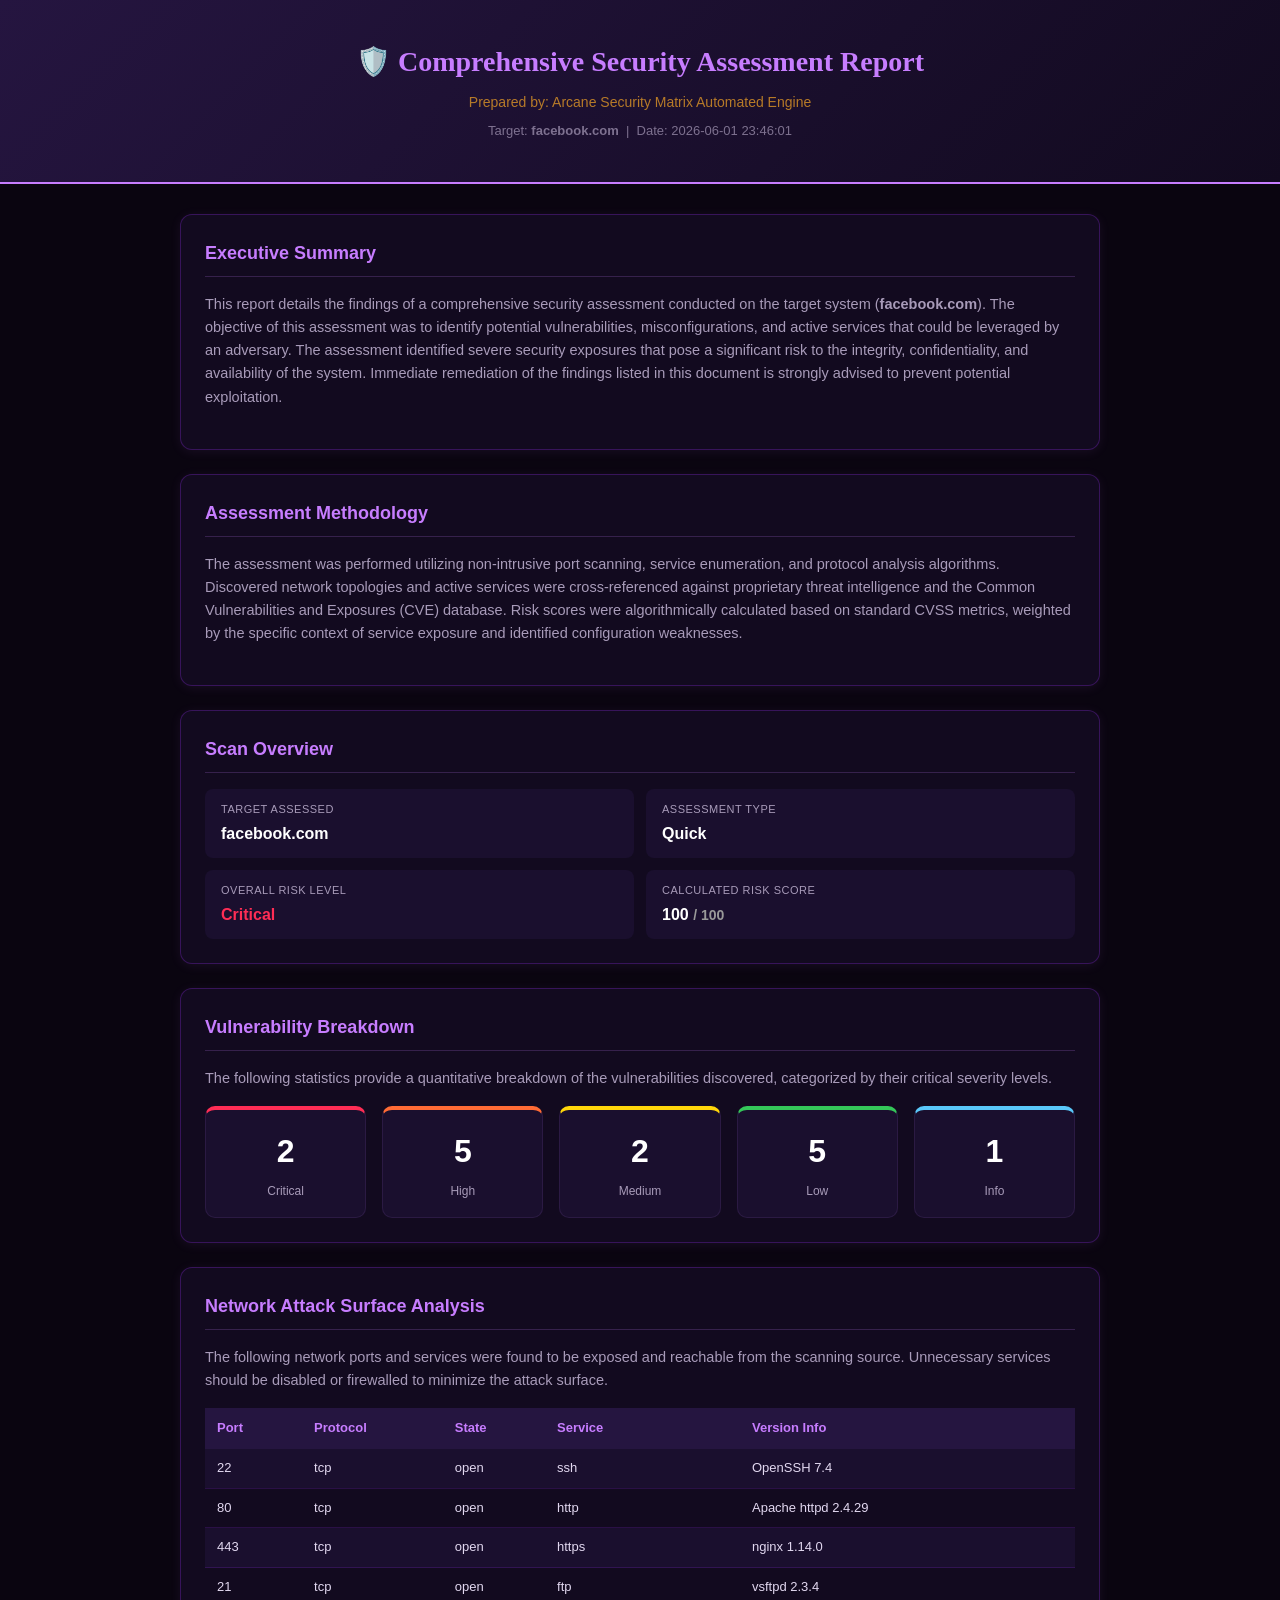
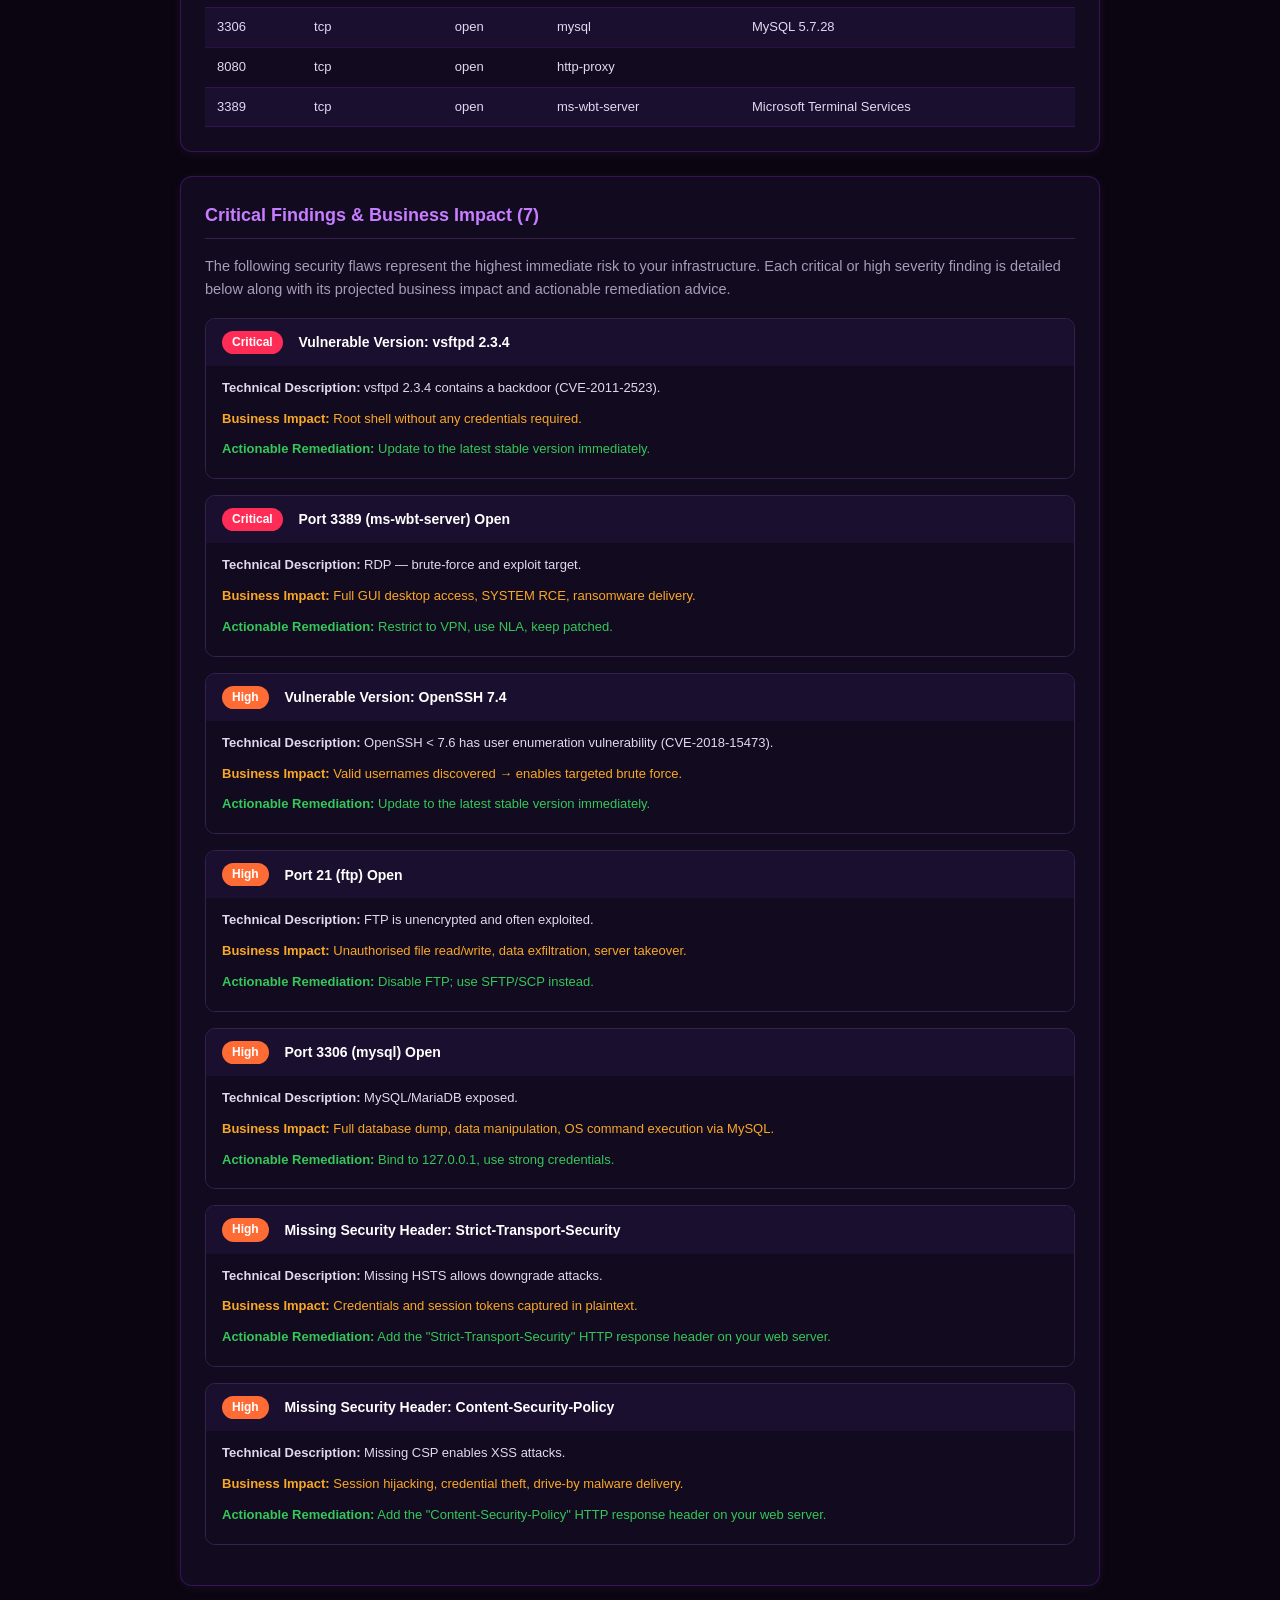
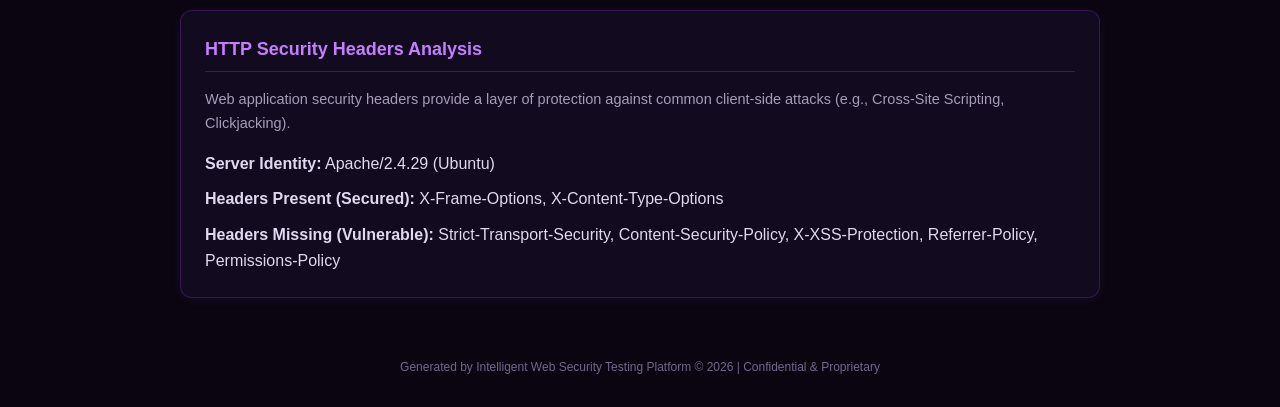
<file: securescan/reports/scan_0004_report.html>
<!DOCTYPE html>
<html lang="en">
<head>
<meta charset="UTF-8">
<title>Security Assessment Report — facebook.com</title>
<style>
  *{box-sizing:border-box;margin:0;padding:0}
  body{font-family:'Segoe UI',sans-serif;background:#0a0510;color:#e2d8f0;line-height:1.6;}
  .header{background:linear-gradient(135deg,#251540,#120a1f);color:#fff;padding:40px;text-align:center;border-bottom:2px solid #c77dff}
  .header h1{font-size:28px;margin-bottom:6px;color:#c77dff;font-family:'Cinzel Decorative',serif}
  .header p{opacity:.7;font-size:14px;color:#f9a826}
  .container{max-width:960px;margin:30px auto;padding:0 20px}
  .card{background:#120a1f;border:1px solid rgba(138,43,226,0.3);border-radius:12px;padding:24px;margin-bottom:24px;box-shadow:0 2px 12px rgba(199,125,255,0.08)}
  .card h2{font-size:18px;color:#c77dff;margin-bottom:16px;padding-bottom:8px;border-bottom:1px solid rgba(199,125,255,0.2)}
  .card p.prose{color:#a89bb9;font-size:14.5px;margin-bottom:16px;}
  .meta-grid{display:grid;grid-template-columns:1fr 1fr;gap:12px}
  .meta-item{background:#1a0f2e;padding:12px 16px;border-radius:8px}
  .meta-item .label{font-size:11px;text-transform:uppercase;color:#a89bb9;letter-spacing:.5px}
  .meta-item .value{font-size:16px;font-weight:700;color:#fff;margin-top:2px}
  .stats{display:flex;gap:16px;flex-wrap:wrap}
  .stat-card{flex:1;min-width:100px;background:#1a0f2e;border-radius:10px;padding:16px;text-align:center;border:1px solid rgba(199,125,255,0.1)}
  .stat-number{font-size:32px;font-weight:800;color:#fff}
  .stat-label{font-size:12px;color:#a89bb9;margin-top:4px}
  table{width:100%;border-collapse:collapse;font-size:13px}
  th{background:#251540;color:#c77dff;padding:10px 12px;text-align:left}
  td{padding:9px 12px;border-bottom:1px solid rgba(138,43,226,0.2)}
  tr:nth-child(even) td{background:#1a0f2e}
  .finding{border-radius:10px;overflow:hidden;margin-bottom:16px;border:1px solid rgba(199,125,255,0.2)}
  .finding-header{padding:12px 16px;font-weight:700;font-size:14px;display:flex;align-items:center;gap:8px;background:#1a0f2e;color:#fff}
  .finding-body{padding:12px 16px;font-size:13px;line-height:1.6;background:#120a1f}
  .finding-body p{margin-bottom:6px}
  .footer{text-align:center;padding:30px;color:#76668b;font-size:12px}
</style>
</head>
<body>
<div class="header">
  <h1>🛡️ Comprehensive Security Assessment Report</h1>
  <p>Prepared by: Arcane Security Matrix Automated Engine</p>
  <p style="margin-top:8px;font-size:13px;color:#a89bb9">Target: <strong>facebook.com</strong> &nbsp;|&nbsp; Date: 2026-06-01 23:46:01</p>
</div>
<div class="container">
  
  <div class="card">
    <h2>Executive Summary</h2>
    <p class="prose">This report details the findings of a comprehensive security assessment conducted on the target system (<strong>facebook.com</strong>). The objective of this assessment was to identify potential vulnerabilities, misconfigurations, and active services that could be leveraged by an adversary. The assessment identified severe security exposures that pose a significant risk to the integrity, confidentiality, and availability of the system. Immediate remediation of the findings listed in this document is strongly advised to prevent potential exploitation.</p>
  </div>

  <div class="card">
    <h2>Assessment Methodology</h2>
    <p class="prose">The assessment was performed utilizing non-intrusive port scanning, service enumeration, and protocol analysis algorithms. Discovered network topologies and active services were cross-referenced against proprietary threat intelligence and the Common Vulnerabilities and Exposures (CVE) database. Risk scores were algorithmically calculated based on standard CVSS metrics, weighted by the specific context of service exposure and identified configuration weaknesses.</p>
  </div>

  <div class="card">
    <h2>Scan Overview</h2>
    <div class="meta-grid">
      <div class="meta-item"><div class="label">Target Assessed</div><div class="value">facebook.com</div></div>
      <div class="meta-item"><div class="label">Assessment Type</div><div class="value">Quick</div></div>
      <div class="meta-item"><div class="label">Overall Risk Level</div><div class="value" style="color:#ff2d55">Critical</div></div>
      <div class="meta-item"><div class="label">Calculated Risk Score</div><div class="value">100 <span style="font-size:14px;color:#999">/ 100</span></div></div>
    </div>
  </div>
  
  <div class="card">
    <h2>Vulnerability Breakdown</h2>
    <p class="prose">The following statistics provide a quantitative breakdown of the vulnerabilities discovered, categorized by their critical severity levels.</p>
    <div class="stats"><div class="stat-card" style="border-top:4px solid #ff2d55"><div class="stat-number">2</div><div class="stat-label">Critical</div></div><div class="stat-card" style="border-top:4px solid #ff6b35"><div class="stat-number">5</div><div class="stat-label">High</div></div><div class="stat-card" style="border-top:4px solid #ffd60a"><div class="stat-number">2</div><div class="stat-label">Medium</div></div><div class="stat-card" style="border-top:4px solid #34c759"><div class="stat-number">5</div><div class="stat-label">Low</div></div><div class="stat-card" style="border-top:4px solid #5ac8fa"><div class="stat-number">1</div><div class="stat-label">Info</div></div></div>
  </div>
  
  <div class="card">
    <h2>Network Attack Surface Analysis</h2>
    <p class="prose">The following network ports and services were found to be exposed and reachable from the scanning source. Unnecessary services should be disabled or firewalled to minimize the attack surface.</p>
    <table>
      <tr><th>Port</th><th>Protocol</th><th>State</th><th>Service</th><th>Version Info</th></tr>
      <tr><td>22</td><td>tcp</td><td>open</td><td>ssh</td><td>OpenSSH 7.4</td></tr><tr><td>80</td><td>tcp</td><td>open</td><td>http</td><td>Apache httpd 2.4.29</td></tr><tr><td>443</td><td>tcp</td><td>open</td><td>https</td><td>nginx 1.14.0</td></tr><tr><td>21</td><td>tcp</td><td>open</td><td>ftp</td><td>vsftpd 2.3.4</td></tr><tr><td>3306</td><td>tcp</td><td>open</td><td>mysql</td><td>MySQL 5.7.28</td></tr><tr><td>8080</td><td>tcp</td><td>open</td><td>http-proxy</td><td></td></tr><tr><td>3389</td><td>tcp</td><td>open</td><td>ms-wbt-server</td><td>Microsoft Terminal Services</td></tr>
    </table>
  </div>
  
  <div class="card">
    <h2>Critical Findings & Business Impact (7)</h2>
    <p class="prose">The following security flaws represent the highest immediate risk to your infrastructure. Each critical or high severity finding is detailed below along with its projected business impact and actionable remediation advice.</p>
    
        <div class="finding critical">
          <div class="finding-header"><span style="padding:2px 10px;border-radius:12px;font-weight:700;font-size:12px;background:#ff2d55;color:#fff">Critical</span> &nbsp; Vulnerable Version: vsftpd 2.3.4</div>
          <div class="finding-body">
            <p><strong>Technical Description:</strong> vsftpd 2.3.4 contains a backdoor (CVE-2011-2523).</p>
            <p style="margin-top: 10px; color: #f9a826;"><strong>Business Impact:</strong> Root shell without any credentials required.</p>
            <p style="margin-top: 10px; color: #34c759;"><strong>Actionable Remediation:</strong> Update to the latest stable version immediately.</p>
            
          </div>
        </div>
        <div class="finding critical">
          <div class="finding-header"><span style="padding:2px 10px;border-radius:12px;font-weight:700;font-size:12px;background:#ff2d55;color:#fff">Critical</span> &nbsp; Port 3389 (ms-wbt-server) Open</div>
          <div class="finding-body">
            <p><strong>Technical Description:</strong> RDP — brute-force and exploit target.</p>
            <p style="margin-top: 10px; color: #f9a826;"><strong>Business Impact:</strong> Full GUI desktop access, SYSTEM RCE, ransomware delivery.</p>
            <p style="margin-top: 10px; color: #34c759;"><strong>Actionable Remediation:</strong> Restrict to VPN, use NLA, keep patched.</p>
            
          </div>
        </div>
        <div class="finding high">
          <div class="finding-header"><span style="padding:2px 10px;border-radius:12px;font-weight:700;font-size:12px;background:#ff6b35;color:#fff">High</span> &nbsp; Vulnerable Version: OpenSSH 7.4</div>
          <div class="finding-body">
            <p><strong>Technical Description:</strong> OpenSSH < 7.6 has user enumeration vulnerability (CVE-2018-15473).</p>
            <p style="margin-top: 10px; color: #f9a826;"><strong>Business Impact:</strong> Valid usernames discovered → enables targeted brute force.</p>
            <p style="margin-top: 10px; color: #34c759;"><strong>Actionable Remediation:</strong> Update to the latest stable version immediately.</p>
            
          </div>
        </div>
        <div class="finding high">
          <div class="finding-header"><span style="padding:2px 10px;border-radius:12px;font-weight:700;font-size:12px;background:#ff6b35;color:#fff">High</span> &nbsp; Port 21 (ftp) Open</div>
          <div class="finding-body">
            <p><strong>Technical Description:</strong> FTP is unencrypted and often exploited.</p>
            <p style="margin-top: 10px; color: #f9a826;"><strong>Business Impact:</strong> Unauthorised file read/write, data exfiltration, server takeover.</p>
            <p style="margin-top: 10px; color: #34c759;"><strong>Actionable Remediation:</strong> Disable FTP; use SFTP/SCP instead.</p>
            
          </div>
        </div>
        <div class="finding high">
          <div class="finding-header"><span style="padding:2px 10px;border-radius:12px;font-weight:700;font-size:12px;background:#ff6b35;color:#fff">High</span> &nbsp; Port 3306 (mysql) Open</div>
          <div class="finding-body">
            <p><strong>Technical Description:</strong> MySQL/MariaDB exposed.</p>
            <p style="margin-top: 10px; color: #f9a826;"><strong>Business Impact:</strong> Full database dump, data manipulation, OS command execution via MySQL.</p>
            <p style="margin-top: 10px; color: #34c759;"><strong>Actionable Remediation:</strong> Bind to 127.0.0.1, use strong credentials.</p>
            
          </div>
        </div>
        <div class="finding high">
          <div class="finding-header"><span style="padding:2px 10px;border-radius:12px;font-weight:700;font-size:12px;background:#ff6b35;color:#fff">High</span> &nbsp; Missing Security Header: Strict-Transport-Security</div>
          <div class="finding-body">
            <p><strong>Technical Description:</strong> Missing HSTS allows downgrade attacks.</p>
            <p style="margin-top: 10px; color: #f9a826;"><strong>Business Impact:</strong> Credentials and session tokens captured in plaintext.</p>
            <p style="margin-top: 10px; color: #34c759;"><strong>Actionable Remediation:</strong> Add the "Strict-Transport-Security" HTTP response header on your web server.</p>
            
          </div>
        </div>
        <div class="finding high">
          <div class="finding-header"><span style="padding:2px 10px;border-radius:12px;font-weight:700;font-size:12px;background:#ff6b35;color:#fff">High</span> &nbsp; Missing Security Header: Content-Security-Policy</div>
          <div class="finding-body">
            <p><strong>Technical Description:</strong> Missing CSP enables XSS attacks.</p>
            <p style="margin-top: 10px; color: #f9a826;"><strong>Business Impact:</strong> Session hijacking, credential theft, drive-by malware delivery.</p>
            <p style="margin-top: 10px; color: #34c759;"><strong>Actionable Remediation:</strong> Add the "Content-Security-Policy" HTTP response header on your web server.</p>
            
          </div>
        </div>
  </div>
  
  <div class="card">
    <h2>HTTP Security Headers Analysis</h2>
    <p class="prose">Web application security headers provide a layer of protection against common client-side attacks (e.g., Cross-Site Scripting, Clickjacking).</p>
    <p><strong>Server Identity:</strong> Apache/2.4.29 (Ubuntu)</p>
    <p style="margin:10px 0"><strong>Headers Present (Secured):</strong> X-Frame-Options, X-Content-Type-Options</p>
    <p><strong>Headers Missing (Vulnerable):</strong> Strict-Transport-Security, Content-Security-Policy, X-XSS-Protection, Referrer-Policy, Permissions-Policy</p>
  </div>
</div>
<div class="footer">Generated by Intelligent Web Security Testing Platform &copy; 2026 | Confidential & Proprietary</div>
</body>
</html>
</file>
